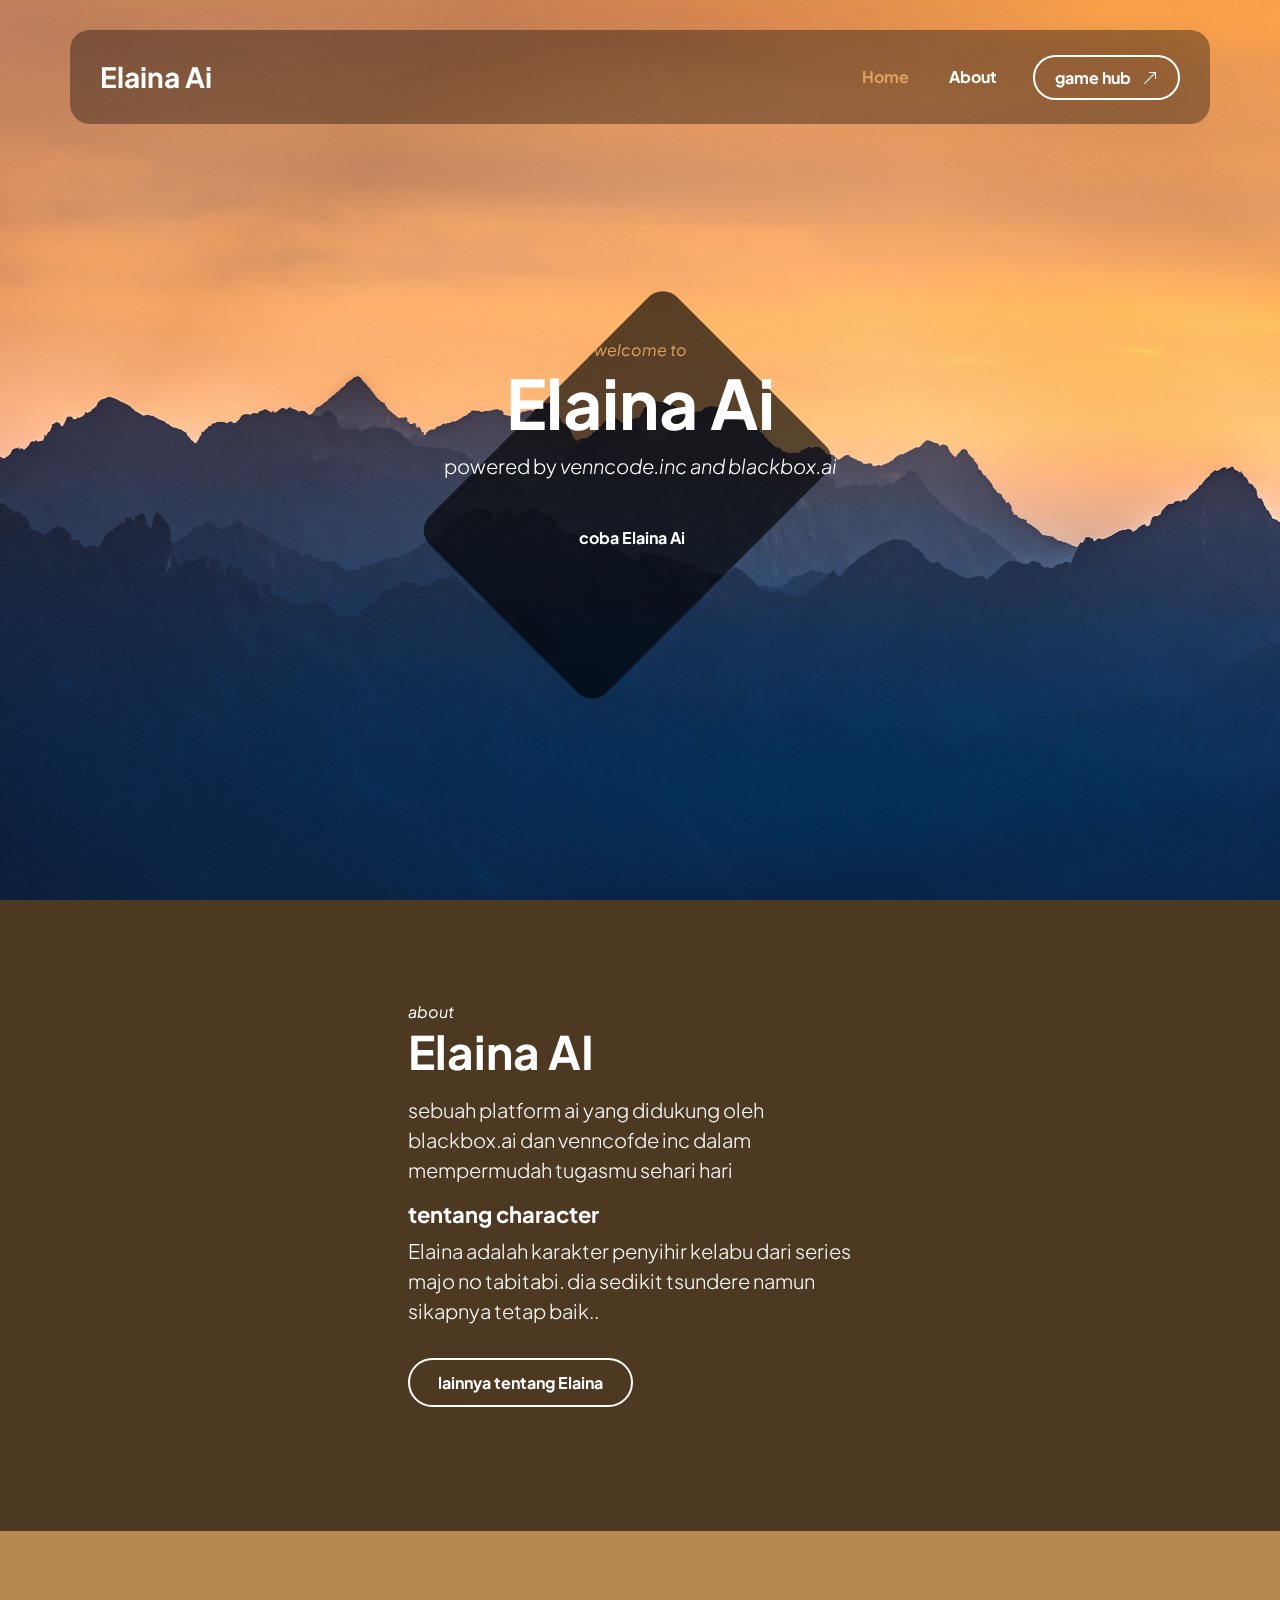
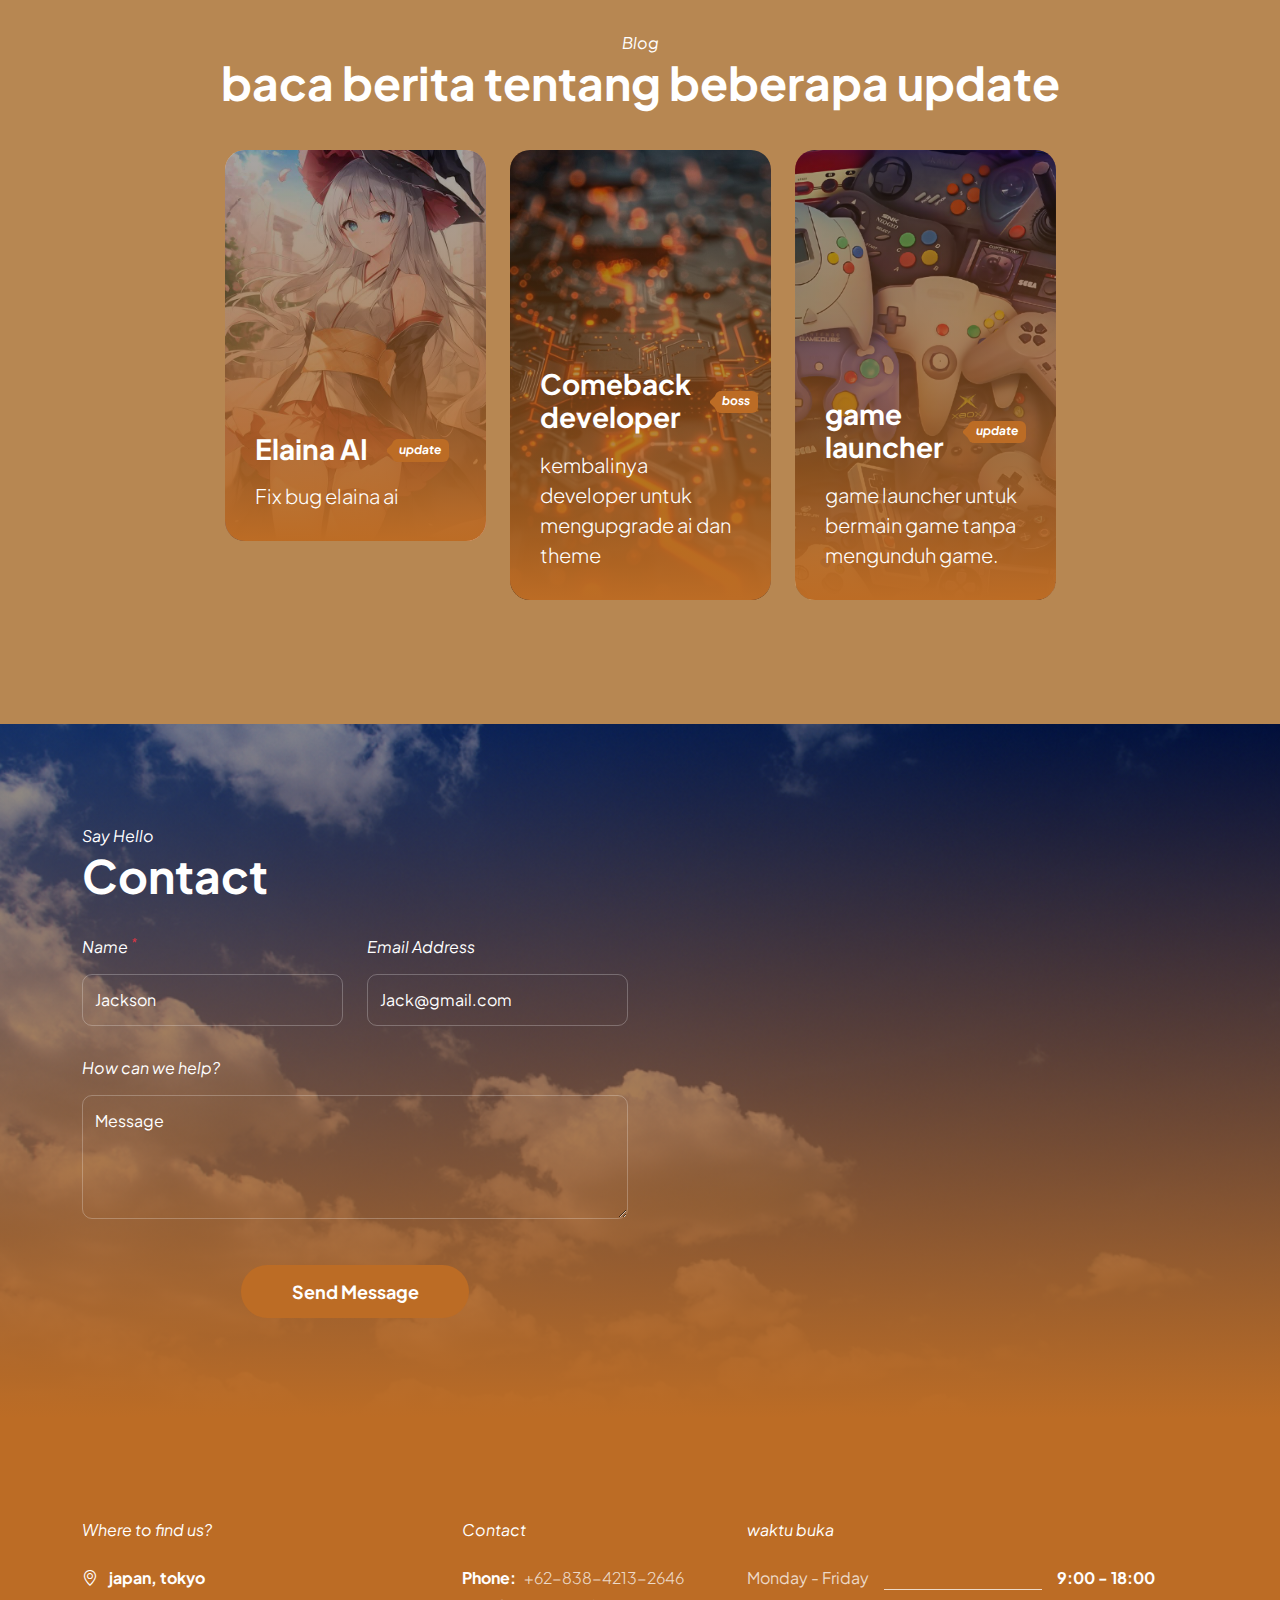
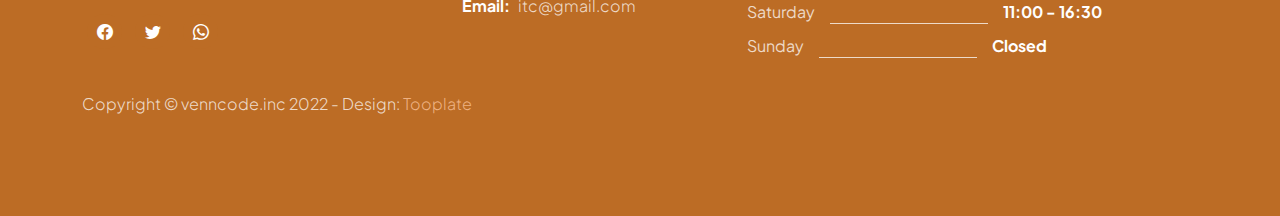
<file: index.html>
<!doctype html>
<html lang="en">
    <head>
        <meta charset="utf-8">
        <meta name="viewport" content="width=device-width, initial-scale=1">

        <meta name="description" content="">
        <meta name="author" content="">

        <title>HOME</title>

        <!-- CSS FILES -->                
        <link rel="preconnect" href="https://fonts.googleapis.com">
        
        <link rel="preconnect" href="https://fonts.gstatic.com" crossorigin>

        <link href="https://fonts.googleapis.com/css2?family=Plus+Jakarta+Sans:ital,wght@0,200;0,400;0,600;0,700;1,200;1,700&display=swap" rel="stylesheet">
            
        <link href="css/bootstrap.min.css" rel="stylesheet">

        <link href="css/bootstrap-icons.css" rel="stylesheet">

        <link href="css/vegas.min.css" rel="stylesheet">

        <link href="css/tooplate-barista.css" rel="stylesheet">
        
<!--

Tooplate 2137 Barista Cafe

https://www.tooplate.com/view/2137-barista-cafe

Bootstrap 5 HTML CSS Template

-->
    </head>
    
    <body>
                
            <main>
                <nav class="navbar navbar-expand-lg">                
                    <div class="container">
                        <a class="navbar-brand d-flex align-items-center" href="index.html">
                            
                            Elaina Ai
                        </a>
        
                        <button class="navbar-toggler" type="button" data-bs-toggle="collapse" data-bs-target="#navbarNav" aria-controls="navbarNav" aria-expanded="false" aria-label="Toggle navigation">
                            <span class="navbar-toggler-icon"></span>
                        </button>
        
                        <div class="collapse navbar-collapse" id="navbarNav">
                            <ul class="navbar-nav ms-lg-auto">
                                <li class="nav-item">
                                    <a class="nav-link click-scroll" href="#section_1">Home</a>
                                </li>
        
                                <li class="nav-item">
                                    <a class="nav-link click-scroll" href="#section_2">About</a>
                                </li>
                            </ul>
                            <div class="ms-lg-3">
                                <a class="btn custom-btn custom-border-btn" href="games.html">
                                    game hub
                                    <i class="bi-arrow-up-right ms-2"></i>
                                </a></div>
                                </a>
                            </div>
                        </div>
                    </div>
                </nav>


                <section class="hero-section d-flex justify-content-center align-items-center" id="section_1">

                    <div class="container">
                        <div class="row align-items-center">

                            <div class="col-lg-6 col-12 mx-auto">
                                <em class="small-text">welcome to</em>
                                
                                <h1>Elaina Ai</h1>

                                <p class="text-white mb-4 pb-lg-2">
                                    powered by <em>venncode.inc and blackbox.ai</em> 
                                </p>

                                <a class="btn custom-btn custom-border-btn smoothscroll me-3" href="https://www.blackbox.ai/agent/Elainaa96TkCip">
                                    coba Elaina Ai
                                </a>
                            </div>

                        </div>
                    </div>

                    <div class="hero-slides"></div>
                </section>


                <section class="about-section section-padding" id="section_2">
                    <div class="section-overlay"></div>
                    <div class="container">

                            <div class="col-lg-5 col-12 mt-4 mt-lg-0 mx-auto">
                                <em class="text-white">about </em>

                                <h2 class="text-white mb-3">Elaina AI</h2>

                                <p class="text-white">sebuah platform ai yang didukung oleh blackbox.ai dan venncofde inc dalam mempermudah tugasmu sehari hari</p>

                                <h6 class="text-white">tentang character</h6>
                                <p class="text-white">Elaina adalah karakter penyihir kelabu dari series majo no tabitabi. dia sedikit tsundere namun sikapnya tetap baik..</p>

                                <a href="https://wandering-witch.fandom.com/wiki/Elaina" class="smoothscroll btn custom-btn custom-border-btn mt-3 mb-4">lainnya tentang Elaina</a>
                            </div>

                        </div>
                    </div>
                </section>


                <section class="barista-section section-padding section-bg" id="barista-team">
                    <div class="container">
                        <div class="row justify-content-center">

                            <div class="col-lg-12 col-12 text-center mb-4 pb-lg-2">
                                <em class="text-white">Blog</em>

                                <h2 class="text-white">baca berita tentang beberapa update</h2>
                            </div>

                            <div class="col-lg-3 col-md-6 col-12 mb-4">
                                <div class="team-block-wrap">
                                    <div class="team-block-info d-flex flex-column">
                                        <div class="d-flex mt-auto mb-3">
                                            <h4 class="text-white mb-0">Elaina AI</h4>

                                            <p class="badge ms-4"><em>update</em></p>
                                        </div>

                                        <p class="text-white mb-0">Fix bug elaina ai</p>
                                    </div>

                                    <div class="team-block-image-wrap">
                                        <img src="images/team/portrait-elegant-old-man-wearing-suit.jpg" class="team-block-image img-fluid" alt="">
                                    </div>
                                </div>
                            </div>

                            <div class="col-lg-3 col-md-6 col-12 mb-4">
                                <div class="team-block-wrap">
                                    <div class="team-block-info d-flex flex-column">
                                        <div class="d-flex mt-auto mb-3">
                                            <h4 class="text-white mb-0">Comeback developer</h4>

                                            <p class="badge ms-4"><em>boss</em></p>
                                        </div>

                                        <p class="text-white mb-0">kembalinya developer untuk mengupgrade ai dan theme</p>
                                    </div>

                                    <div class="team-block-image-wrap">
                                        <img src="images/team/cute-korean-barista-girl-pouring-coffee-prepare-filter-batch-brew-pour-working-cafe.jpg" class="team-block-image img-fluid" alt="">
                                    </div>
                                </div>
                            </div>

                            <div class="col-lg-3 col-md-6 col-12 mb-4">
                                <div class="team-block-wrap">
                                    <div class="team-block-info d-flex flex-column">
                                        <div class="d-flex mt-auto mb-3">
                                            <h4 class="text-white mb-0">game launcher</h4>

                                            <p class="badge ms-4"><em>update</em></p>
                                        </div>

                                        <p class="text-white mb-0">game launcher untuk bermain game tanpa mengunduh game.</p>
                                    </div>

                                    <div class="team-block-image-wrap">
                                        <img src="images/team/small-business-owner-drinking-coffee.jpg" class="team-block-image img-fluid" alt="">
                                    </div>
                                </div>
                            </div>
                        </div>
                    </div>
                </section>

                <section class="contact-section section-padding" id="section_5">
                    <div class="container">
                        <div class="row">   

                            <div class="col-lg-12 col-12">
                                <em class="text-white">Say Hello</em>
                                <h2 class="text-white mb-4 pb-lg-2">Contact</h2>
                            </div>

                            <div class="col-lg-6 col-12">
                                <form action="#" method="post" class="custom-form contact-form" role="form">

                                <div class="row">
                                    
                                    <div class="col-lg-6 col-12">
                                        <label for="name" class="form-label">Name <sup class="text-danger">*</sup></label>

                                        <input type="text" name="name" id="name" class="form-control" placeholder="Jackson" required="">
                                    </div>

                                    <div class="col-lg-6 col-12">
                                        <label for="email" class="form-label">Email Address</label>

                                        <input type="email" name="email" id="email" pattern="[^ @]*@[^ @]*" class="form-control" placeholder="Jack@gmail.com" required="">
                                    </div>

                                    <div class="col-12">
                                        <label for="message" class="form-label">How can we help?</label>

                                        <textarea name="message" rows="4" class="form-control" id="message" placeholder="Message" required=""></textarea>
                                        
                                    </div>
                                </div>

                                <div class="col-lg-5 col-12 mx-auto mt-3">
                                    <button type="submit" class="form-control">Send Message</button>
                                </div>
                            </form>
                            </div>
                        </div>
                    </div>
                </section>


                <footer class="site-footer">
                    <div class="container">
                        <div class="row">

                            <div class="col-lg-4 col-12 me-auto">
                                <em class="text-white d-block mb-4">Where to find us?</em>

                                <strong class="text-white">
                                    <i class="bi-geo-alt me-2"></i>
                                    japan, tokyo
                                </strong>

                                <ul class="social-icon mt-4">
                                    <li class="social-icon-item">
                                        <a href="#" class="social-icon-link bi-facebook">
                                        </a>
                                    </li>
        
                                    <li class="social-icon-item">
                                        <a href="https://x.com/minthu" target="_new" class="social-icon-link bi-twitter">
                                        </a>
                                    </li>

                                    <li class="social-icon-item">
                                        <a href="#" class="social-icon-link bi-whatsapp">
                                        </a>
                                    </li>
                                </ul>
                            </div>

                            <div class="col-lg-3 col-12 mt-4 mb-3 mt-lg-0 mb-lg-0">
                                <em class="text-white d-block mb-4">Contact</em>

                                <p class="d-flex mb-1">
                                    <strong class="me-2">Phone:</strong>
                                    <a href="tel: 6283842132646" class="site-footer-link">
                                        +62-838-4213-2646
                                    </a>
                                </p>

                                <p class="d-flex">
                                    <strong class="me-2">Email:</strong>

                                    <a href="stevenlovelylingga18@gmail.com" class="site-footer-link">
                                        itc@gmail.com
                                    </a>
                                </p>
                            </div>


                            <div class="col-lg-5 col-12">
                                <em class="text-white d-block mb-4">waktu buka</em>

                                <ul class="opening-hours-list">
                                    <li class="d-flex">
                                        Monday - Friday
                                        <span class="underline"></span>

                                        <strong>9:00 - 18:00</strong>
                                    </li>

                                    <li class="d-flex">
                                        Saturday
                                        <span class="underline"></span>

                                        <strong>11:00 - 16:30</strong>
                                    </li>

                                    <li class="d-flex">
                                        Sunday
                                        <span class="underline"></span>

                                        <strong>Closed</strong>
                                    </li>
                                </ul>
                            </div>

                            <div class="col-lg-8 col-12 mt-4">
                                <p class="copyright-text mb-0">Copyright © venncode.inc 2022
                                    - Design: <a rel="sponsored" href="https://www.tooplate.com" target="_blank">Tooplate</a></p>
                            </div>
                    </div>
                </footer>
            </main>

        <!-- JAVASCRIPT FILES -->
        <script src="js/jquery.min.js"></script>
        <script src="js/bootstrap.min.js"></script>
        <script src="js/jquery.sticky.js"></script>
        <script src="js/click-scroll.js"></script>
        <script src="js/vegas.min.js"></script>
        <script src="js/custom.js"></script>

    </body>
</html>
</file>
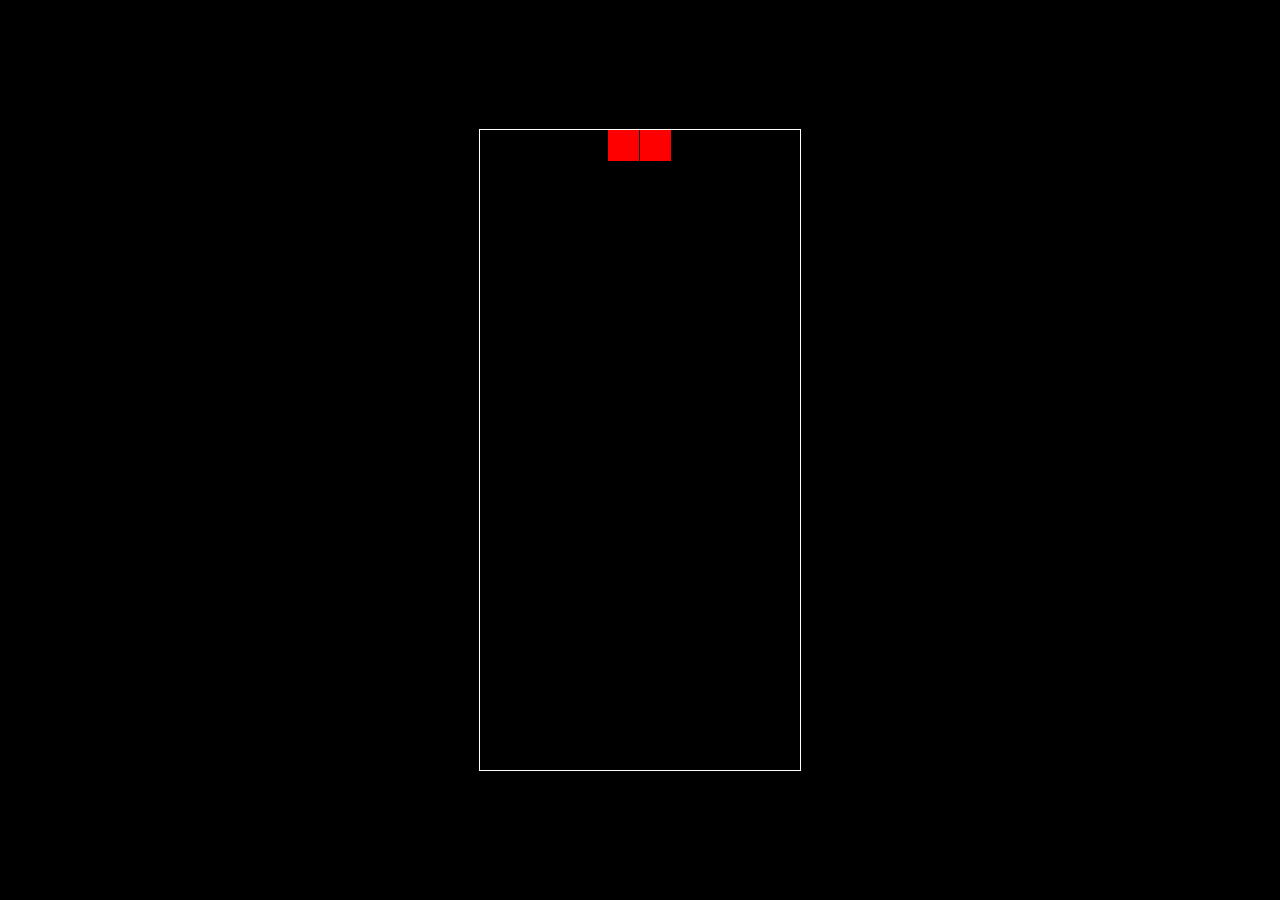
<file: 1.html>
<!DOCTYPE html>
<html>
<head>
  <title>Basic Tetris HTML Game</title>
  <meta charset="UTF-8">
  <style>
  html, body {
    height: 100%;
    margin: 0;
  }

  body {
    background: black;
    display: flex;
    align-items: center;
    justify-content: center;
  }

  canvas {
    border: 1px solid white;
  }
  </style>
</head>
<body>
<canvas width="320" height="640" id="game"></canvas>
<script>
// https://tetris.fandom.com/wiki/Tetris_Guideline

// get a random integer between the range of [min,max]
// @see https://stackoverflow.com/a/1527820/2124254
function getRandomInt(min, max) {
  min = Math.ceil(min);
  max = Math.floor(max);

  return Math.floor(Math.random() * (max - min + 1)) + min;
}

// generate a new tetromino sequence
// @see https://tetris.fandom.com/wiki/Random_Generator
function generateSequence() {
  const sequence = ['I', 'J', 'L', 'O', 'S', 'T', 'Z'];

  while (sequence.length) {
    const rand = getRandomInt(0, sequence.length - 1);
    const name = sequence.splice(rand, 1)[0];
    tetrominoSequence.push(name);
  }
}

// get the next tetromino in the sequence
function getNextTetromino() {
  if (tetrominoSequence.length === 0) {
    generateSequence();
  }

  const name = tetrominoSequence.pop();
  const matrix = tetrominos[name];

  // I and O start centered, all others start in left-middle
  const col = playfield[0].length / 2 - Math.ceil(matrix[0].length / 2);

  // I starts on row 21 (-1), all others start on row 22 (-2)
  const row = name === 'I' ? -1 : -2;

  return {
    name: name,      // name of the piece (L, O, etc.)
    matrix: matrix,  // the current rotation matrix
    row: row,        // current row (starts offscreen)
    col: col         // current col
  };
}

// rotate an NxN matrix 90deg
// @see https://codereview.stackexchange.com/a/186834
function rotate(matrix) {
  const N = matrix.length - 1;
  const result = matrix.map((row, i) =>
    row.map((val, j) => matrix[N - j][i])
  );

  return result;
}

// check to see if the new matrix/row/col is valid
function isValidMove(matrix, cellRow, cellCol) {
  for (let row = 0; row < matrix.length; row++) {
    for (let col = 0; col < matrix[row].length; col++) {
      if (matrix[row][col] && (
          // outside the game bounds
          cellCol + col < 0 ||
          cellCol + col >= playfield[0].length ||
          cellRow + row >= playfield.length ||
          // collides with another piece
          playfield[cellRow + row][cellCol + col])
        ) {
        return false;
      }
    }
  }

  return true;
}

// place the tetromino on the playfield
function placeTetromino() {
  for (let row = 0; row < tetromino.matrix.length; row++) {
    for (let col = 0; col < tetromino.matrix[row].length; col++) {
      if (tetromino.matrix[row][col]) {

        // game over if piece has any part offscreen
        if (tetromino.row + row < 0) {
          return showGameOver();
        }

        playfield[tetromino.row + row][tetromino.col + col] = tetromino.name;
      }
    }
  }

  // check for line clears starting from the bottom and working our way up
  for (let row = playfield.length - 1; row >= 0; ) {
    if (playfield[row].every(cell => !!cell)) {

      // drop every row above this one
      for (let r = row; r >= 0; r--) {
        for (let c = 0; c < playfield[r].length; c++) {
          playfield[r][c] = playfield[r-1][c];
        }
      }
    }
    else {
      row--;
    }
  }

  tetromino = getNextTetromino();
}

// show the game over screen
function showGameOver() {
  cancelAnimationFrame(rAF);
  gameOver = true;

  context.fillStyle = 'black';
  context.globalAlpha = 0.75;
  context.fillRect(0, canvas.height / 2 - 30, canvas.width, 60);

  context.globalAlpha = 1;
  context.fillStyle = 'white';
  context.font = '36px monospace';
  context.textAlign = 'center';
  context.textBaseline = 'middle';
  context.fillText('GAME OVER!', canvas.width / 2, canvas.height / 2);
}

const canvas = document.getElementById('game');
const context = canvas.getContext('2d');
const grid = 32;
const tetrominoSequence = [];

// keep track of what is in every cell of the game using a 2d array
// tetris playfield is 10x20, with a few rows offscreen
const playfield = [];

// populate the empty state
for (let row = -2; row < 20; row++) {
  playfield[row] = [];

  for (let col = 0; col < 10; col++) {
    playfield[row][col] = 0;
  }
}

// how to draw each tetromino
// @see https://tetris.fandom.com/wiki/SRS
const tetrominos = {
  'I': [
    [0,0,0,0],
    [1,1,1,1],
    [0,0,0,0],
    [0,0,0,0]
  ],
  'J': [
    [1,0,0],
    [1,1,1],
    [0,0,0],
  ],
  'L': [
    [0,0,1],
    [1,1,1],
    [0,0,0],
  ],
  'O': [
    [1,1],
    [1,1],
  ],
  'S': [
    [0,1,1],
    [1,1,0],
    [0,0,0],
  ],
  'Z': [
    [1,1,0],
    [0,1,1],
    [0,0,0],
  ],
  'T': [
    [0,1,0],
    [1,1,1],
    [0,0,0],
  ]
};

// color of each tetromino
const colors = {
  'I': 'cyan',
  'O': 'yellow',
  'T': 'purple',
  'S': 'green',
  'Z': 'red',
  'J': 'blue',
  'L': 'orange'
};

let count = 0;
let tetromino = getNextTetromino();
let rAF = null;  // keep track of the animation frame so we can cancel it
let gameOver = false;

// game loop
function loop() {
  rAF = requestAnimationFrame(loop);
  context.clearRect(0,0,canvas.width,canvas.height);

  // draw the playfield
  for (let row = 0; row < 20; row++) {
    for (let col = 0; col < 10; col++) {
      if (playfield[row][col]) {
        const name = playfield[row][col];
        context.fillStyle = colors[name];

        // drawing 1 px smaller than the grid creates a grid effect
        context.fillRect(col * grid, row * grid, grid-1, grid-1);
      }
    }
  }

  // draw the active tetromino
  if (tetromino) {

    // tetromino falls every 35 frames
    if (++count > 35) {
      tetromino.row++;
      count = 0;

      // place piece if it runs into anything
      if (!isValidMove(tetromino.matrix, tetromino.row, tetromino.col)) {
        tetromino.row--;
        placeTetromino();
      }
    }

    context.fillStyle = colors[tetromino.name];

    for (let row = 0; row < tetromino.matrix.length; row++) {
      for (let col = 0; col < tetromino.matrix[row].length; col++) {
        if (tetromino.matrix[row][col]) {

          // drawing 1 px smaller than the grid creates a grid effect
          context.fillRect((tetromino.col + col) * grid, (tetromino.row + row) * grid, grid-1, grid-1);
        }
      }
    }
  }
}

// listen to keyboard events to move the active tetromino
document.addEventListener('keydown', function(e) {
  if (gameOver) return;

  // left and right arrow keys (move)
  if (e.which === 37 || e.which === 39) {
    const col = e.which === 37
      ? tetromino.col - 1
      : tetromino.col + 1;

    if (isValidMove(tetromino.matrix, tetromino.row, col)) {
      tetromino.col = col;
    }
  }

  // up arrow key (rotate)
  if (e.which === 38) {
    const matrix = rotate(tetromino.matrix);
    if (isValidMove(matrix, tetromino.row, tetromino.col)) {
      tetromino.matrix = matrix;
    }
  }

  // down arrow key (drop)
  if(e.which === 40) {
    const row = tetromino.row + 1;

    if (!isValidMove(tetromino.matrix, row, tetromino.col)) {
      tetromino.row = row - 1;

      placeTetromino();
      return;
    }

    tetromino.row = row;
  }
});

// start the game
rAF = requestAnimationFrame(loop);
</script>
</body>
</html>
</file>
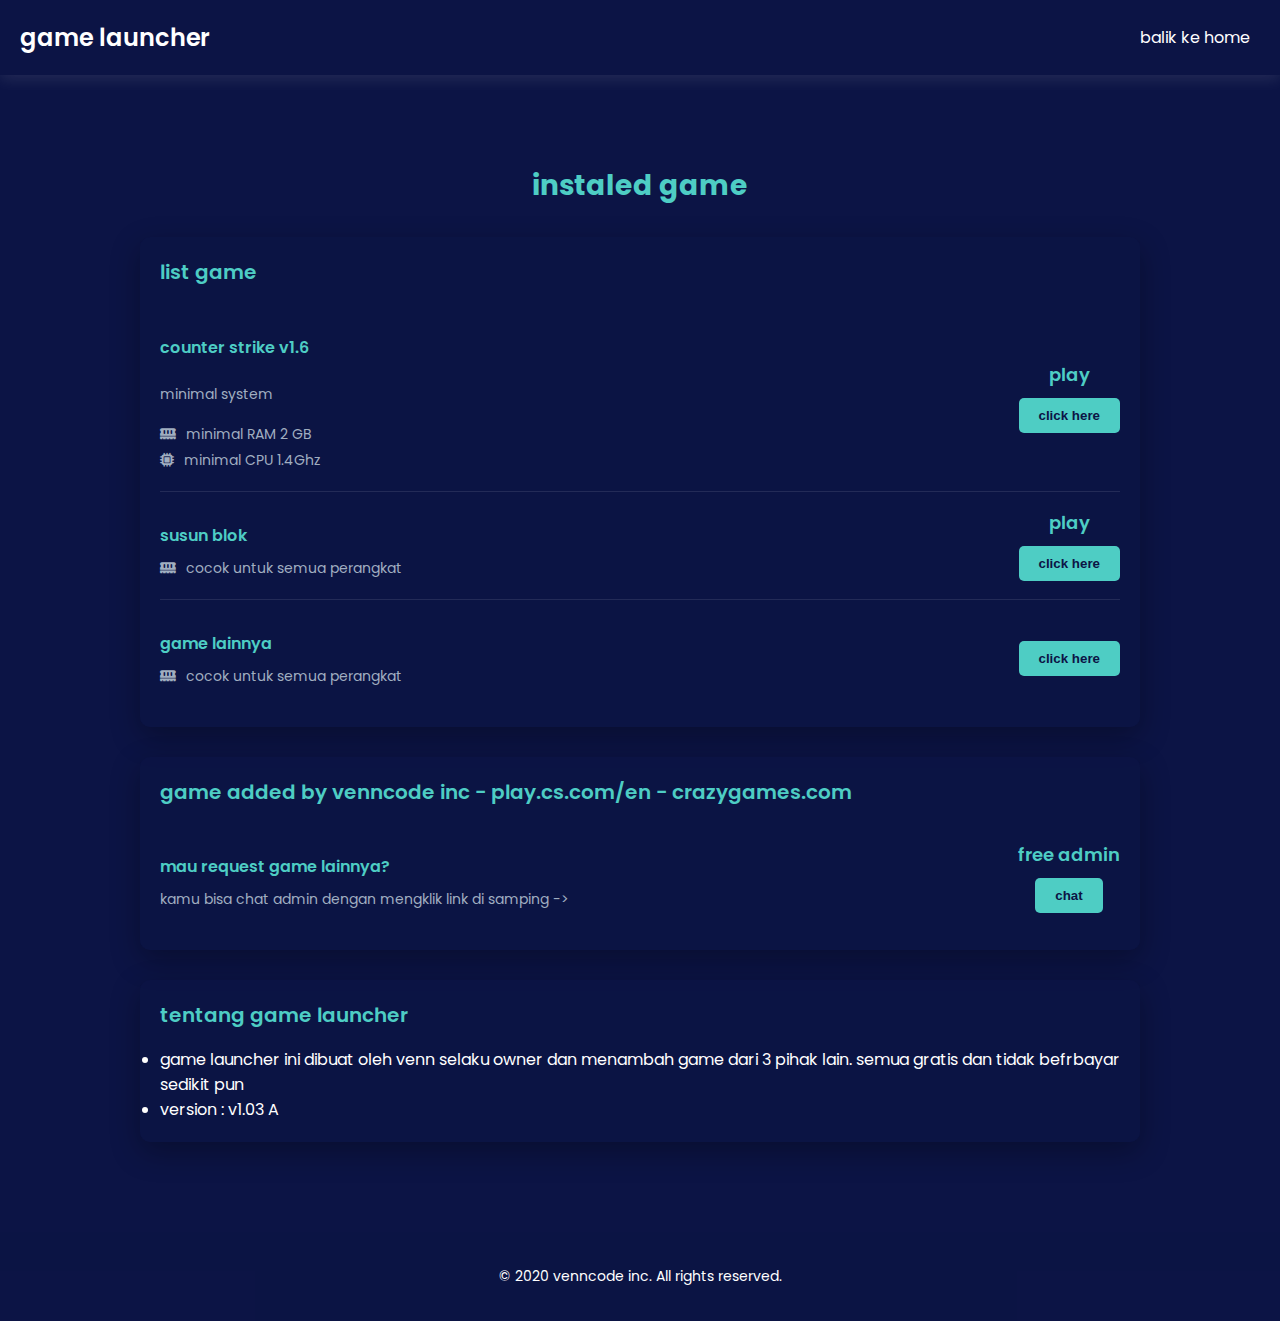
<file: games.html>
<!DOCTYPE html>
<html lang="en">
<head>
    <meta charset="UTF-8">
    <meta name="viewport" content="width=device-width, initial-scale=1.0">
 <meta name="description" content="Kami menjual Panel ptrerodactyl dengan harga yang terjangkau. Dengan berbagai paket yang tersedia, Anda dapat memilih sesuai dengan kebutuhan Anda.">
  <meta name="keywords" content="panel ptrerodactyl, panel hosting, panel ptrerodactyl">
  <meta name="author" content="@flowfalcon">
    <title>Gamees</title>
  <meta property="og:url" content="https://flowfalcon.xyz/panel" />
  <meta property="og:title" content="Panel Ptrerodactyl Murah" />
  <meta property="og:image" content="https://flowfalcon.xyz/img/prof.jpg"/>
      <!-- favicon -->
    <meta name="theme-color" content="#9b55f3">
    <link rel="icon" type="image/png" sizes="16x16" href="panel/icon.png">
    <link rel="icon" type="image/png" sizes="32x32" href="panel/icon.png">
    <link rel="icon" type="image/png" sizes="180x180" href="panel/icon.png">
    <link rel="icon" type="image/png" sizes="192x192" href="panel/icon.png">
    <link rel="icon" type="image/png" sizes="384x384" href="panel/icon.png">
    <style>
        @import url('https://fonts.googleapis.com/css2?family=Poppins:wght@300,400,600&display=swap');
        @import url('https://cdnjs.cloudflare.com/ajax/libs/font-awesome/6.5.0/css/all.min.css');

        body {
            font-family: 'Poppins', sans-serif;
            margin: 0;
            padding: 0;
            background-color: #0C1445;
            color: #FFFFFF;
        }

        header {
            background-color: rgba(12, 20, 69, 0.8);
            padding: 20px;
            box-shadow: 0 4px 15px rgba(255, 255, 255, 0.1);
            display: flex;
            align-items: center;
            justify-content: space-between;
        }

        header h1 {
            margin: 0;
            font-size: 24px;
            font-weight: 600;
            display: flex;
            align-items: center;
        }

        header img {
            width: 40px;
            height: 40px;
            margin-right: 10px;
            border-radius: 50%;
        }

        nav ul {
            list-style-type: none;
            display: flex;
            justify-content: center;
            padding: 0;
            margin: 0;
        }

        nav li {
            margin: 0 10px;
        }

        nav a {
            color: #FFFFFF;
            text-decoration: none;
            font-size: 16px;
            font-weight: 400;
            transition: color 0.3s ease;
        }

        nav a:hover {
            color: #4ECDC4;
        }
.center-text {
    text-align: center;
    margin: 30px 0; /* Tambah jarak atas-bawah */
    font-size: 28px; /* Perbesar ukuran font */
    font-weight: 700; /* Tambah ketebalan font */
    color: #4ECDC4; /* Warna tetap */
}

        main {
            max-width: 1000px;
            margin: 40px auto;
            padding: 20px;
        }

        section {
            background-color: rgba(12, 20, 69, 0.7);
            border-radius: 10px;
            padding: 20px;
            margin-bottom: 30px;
            box-shadow: 0 10px 30px rgba(0, 0, 0, 0.3);
        }

        section h2 {
            font-size: 20px;
            font-weight: 600;
            color: #4ECDC4;
            margin-top: 0;
        }

        .product {
            display: flex;
            align-items: center;
            justify-content: space-between;
            padding: 15px 0;
            border-bottom: 1px solid rgba(255, 255, 255, 0.1);
        }

        .product:last-child {
            border-bottom: none;
        }

        .product-details h3 {
            font-size: 16px;
            font-weight: 600;
            color: #4ECDC4;
            margin-bottom: 10px;
        }

        .product-details ul {
            list-style-type: none;
            padding-left: 0;
            margin: 0;
        }

        .product-details li {
            font-size: 14px;
            color: #A0AEC0;
            margin-bottom: 5px;
            display: flex;
            align-items: center;
        }

        .product-details li i {
            margin-right: 10px;
        }

        .price {
            font-size: 18px;
            font-weight: 600;
            color: #4ECDC4;
            display: flex;
            flex-direction: column;
            align-items: center;
        }

        .order-btn {
            background-color: #4ECDC4;
            color: #0C1445;
            border: none;
            padding: 10px 20px;
            border-radius: 5px;
            font-weight: 600;
            cursor: pointer;
            margin-top: 10px;
            transition: background-color 0.3s ease;
        }

        .order-btn:hover {
            background-color: #3BB4AD;
        }

        footer {
            background-color: rgba(12, 20, 69, 0.7);
            padding: 20px;
            text-align: center;
            font-size: 14px;
        }
    </style>
</head>
<body>
    <header>
        <h1>
            game launcher
        </h1>
        <nav>
            <ul>
                <li><a href="index.html">balik ke home</a></li>
            </ul>
        </nav>
    </header>

    <main>
        <div class="center-text">instaled game</div>
        <section>
    <h2>list game</h2>
        <div class="product">
        <div class="product-details">
            <h3>counter strike v1.6</h3>
            <ul>
                <li><p>minimal system</p></li>
                <li><i class="fas fa-memory"></i>minimal RAM 2 GB</li>
                <li><i class="fas fa-microchip"></i>minimal CPU 1.4Ghz</li>
            </ul>
        </div>
        <div class="price">
            play
            <a href="https://play-cs.com/en/"><button class="order-btn">click here</button></a>
        </div>
    </div>
    <div class="product">
        <div class="product-details">
            <h3>susun blok</h3>
            <ul>
                <li><i class="fas fa-memory"></i>cocok untuk semua perangkat</li>
            </ul>
        </div>
        <div class="price">
            play
            <a href="1.html"><button class="order-btn">click here</button></a>
        </div>
    </div>
    <div class="product">
        <div class="product-details">
            <h3>game lainnya</h3>
            <ul>
                <li><i class="fas fa-memory"></i>cocok untuk semua perangkat</li>
            </ul>
        </div>
        <div class="price">
            <a href="https://www.crazygames.co.id/"><button class="order-btn">click here</button></a>
        </div>
    </div>
</section>
        <section>
    <h2>game added by venncode inc - play.cs.com/en - crazygames.com</h2>
    <div class="product">
        <div class="product-details">
            <h3>mau request game lainnya?</h3>
            <ul>
                <li></i>kamu bisa chat admin dengan mengklik link di samping -></li>
            </ul>
        </div>
        <div class="price">
            free admin
            <a href="https://wa.me/6283842132646"><button class="order-btn">chat</button></a>
        </div>
    </div>
</section>
  <section>
            <h2>tentang game launcher</h2>
            <la>
              <li>game launcher ini dibuat oleh venn selaku owner dan menambah game dari 3 pihak lain. semua gratis dan tidak befrbayar sedikit pun</li>
              <li>version : v1.03 A</li>
            </la>
        </section>
    </main>

    <footer>
        <p>&copy; 2020 venncode inc. All rights reserved.</p>
    </footer>
</body>
</html>
</file>
<file: css/tooplate-barista.css>
/*

Tooplate 2137 Barista

https://www.tooplate.com/view/2137-barista-cafe

*/

/*---------------------------------------
  CUSTOM PROPERTIES ( VARIABLES )             
-----------------------------------------*/
:root {
  --white-color:                  #ffffff;
  --primary-color:                #BC6C25;
  --secondary-color:              #DDA15E;
  --section-bg-color:             #b78752;
  --custom-btn-bg-color:          #BC6C25;
  --custom-btn-bg-hover-color:    #DDA15E;
  --dark-color:                   #000000;
  --p-color:                      #717275;
  --border-color:                 #7fffd4;
  --link-hover-color:             #E76F51;

  --body-font-family:             'Plus Jakarta Sans', sans-serif;

  --h1-font-size:                 68px;
  --h2-font-size:                 46px;
  --h3-font-size:                 32px;
  --h4-font-size:                 28px;
  --h5-font-size:                 24px;
  --h6-font-size:                 22px;
  --p-font-size:                  20px;
  --btn-font-size:                16px;
  --form-btn-font-size:           18px;
  --menu-font-size:               16px;

  --border-radius-large:          100px;
  --border-radius-medium:         20px;
  --border-radius-small:          10px;

  --font-weight-thin:             200;
  --font-weight-light:            300;
  --font-weight-normal:           400;
  --font-weight-bold:             700;
}

body {
  background-color: var(--white-color);
  font-family: var(--body-font-family); 
}


/*---------------------------------------
  TYPOGRAPHY               
-----------------------------------------*/

h2,
h3,
h4,
h5,
h6 {
  color: var(--dark-color);
}

h1,
h2,
h3,
h4,
h5,
h6 {
  font-weight: var(--font-weight-bold);
}

h1 {
  font-size: var(--h1-font-size);
}

h2 {
  font-size: var(--h2-font-size);
}

h3 {
  font-size: var(--h3-font-size);
}

h4 {
  font-size: var(--h4-font-size);
}

h5 {
  font-size: var(--h5-font-size);
}

h6 {
  font-size: var(--h6-font-size);
}

p {
  color: var(--p-color);
  font-size: var(--p-font-size);
  font-weight: var(--font-weight-light);
}

ul li {
  color: var(--p-color);
  font-size: var(--p-font-size);
  font-weight: var(--font-weight-light);
}

a, 
button {
  touch-action: manipulation;
  transition: all 0.3s;
}

a {
  display: inline-block;
  color: var(--primary-color);
  text-decoration: none;
}

a:hover {
  color: var(--link-hover-color);
}

b,
strong {
  font-weight: var(--font-weight-bold);
}


/*---------------------------------------
  SECTION               
-----------------------------------------*/
.section-padding {
  padding-top: 100px;
  padding-bottom: 100px;
}

.section-bg {
  background-color: var(--section-bg-color);
}

.section-overlay {
  background-color: var(--dark-color);
  position: absolute;
  z-index: 9;
  top: 0;
  left: 0;
  pointer-events: none;
  width: 100%;
  height: 100%;
  opacity: 0.65;
}

.section-overlay + .container {
  position: relative;
  z-index: 22;
}

.back-top-icon {
  font-size: var(--h2-font-size);
}


/*---------------------------------------
  TIMELINE               
-----------------------------------------*/
.timeline {
  position: relative;
  max-width: 1200px;
  margin: 0 auto;
}

.timeline::after {
  content: '';
  position: absolute;
  width: 5px;
  background-color: var(--white-color);
  top: 0;
  bottom: 0;
  left: 50%;
  margin-left: -3px;
}

.timeline-container {
  padding: 10px 40px;
  padding-top: 0;
  position: relative;
  background-color: inherit;
  width: 50%;
}

.timeline-container::after {
  content: '';
  position: absolute;
  width: 25px;
  height: 25px;
  right: -12px;
  background-color: var(--white-color);
  border: 5px solid #7c5c52;
  top: 15px;
  border-radius: 50%;
  z-index: 1;
}

.timeline-container-left {
  left: 0;
}

.timeline-container-right {
  left: 50%;
}

.timeline-container-left::before {
  content: " ";
  height: 0;
  position: absolute;
  top: 9px;
  width: 0;
  z-index: 1;
  right: 25px;
  border: medium solid white;
  border-width: 20px 0 20px 20px;
  border-color: transparent transparent transparent white;
}

.timeline-container-right::before {
  content: " ";
  height: 0;
  position: absolute;
  top: 9px;
  width: 0;
  z-index: 1;
  left: 25px;
  border: medium solid white;
  border-width: 20px 20px 20px 0;
  border-color: transparent white transparent transparent;
}

.timeline-container-right::after {
  left: -13px;
}

.timeline-content {
  padding: 5px;
  background-color: var(--white-color);
  position: relative;
  border-radius: var(--border-radius-medium);
}

@media screen and (max-width: 991px) {
  .timeline::after {
    left: 31px;
  }

  .timeline-container {
    width: 100%;
    padding-left: 70px;
    padding-right: 25px;
  }

  .timeline-container::before {
    left: 58px;
    border: medium solid white;
    border-width: 20px 20px 20px 0;
    border-color: transparent white transparent transparent;
  }

  .timeline-container-left::after, .timeline-container-right::after {
    left: 6px;
  }

  .timeline-container-right {
    left: 0%;
  }
}


/*---------------------------------------
  CUSTOM BUTTON               
-----------------------------------------*/
.custom-btn {
  background: var(--custom-btn-bg-color);
  border: 2px solid transparent;
  border-radius: var(--border-radius-large);
  color: var(--white-color);
  font-size: var(--btn-font-size);
  font-weight: var(--font-weight-bold);
  line-height: normal;
  transition: all 0.3s;
  padding: 12px 28px;
}

.custom-btn:hover {
  background: var(--custom-btn-bg-hover-color);
  color: var(--white-color);
}

.custom-border-btn {
  background: transparent;
  border: 2px solid var(--white-color);
  color: var(--white-color);
}

.custom-border-btn:hover {
  background: var(--white-color);
  color: var(--secondary-color);
}

.custom-btn-bg-white {
  border-color: var(--white-color);
  color: var(--white-color);
}

.custom-btn-italic {
  font-style: italic;
}


/*---------------------------------------
  NAVIGATION BAR & OFFCANVAS              
-----------------------------------------*/
.sticky-wrapper {
  position: absolute;
  z-index: 999999;
  top: 0;
  right: 0;
  left: 0;
}

.sticky-wrapper.is-sticky .container {
  background: rgba(0, 0, 0, 0.65);
  border-radius: var(--border-radius-medium);
  padding: 15px 30px;
}

.navbar {
  background: transparent;
  z-index: 999999;
  padding-top: 30px;
  padding-bottom: 30px;
}

.navbar .container {
  background: rgba(0, 0, 0, 0.35);
  border-radius: var(--border-radius-medium);
  padding: 15px 30px;
}

.navbar-brand,
.navbar-brand:hover {
  font-size: var(--h4-font-size);
  font-weight: var(--font-weight-bold);
  display: block;
  color: var(--white-color);
}

.navbar .navbar-brand-image {
  filter: brightness(0) invert(1);
}

.navbar-brand-image {
  width: 48px;
  height: auto;
  margin-right: 10px;
}

.navbar .custom-btn {
  padding: 10px 20px;
}

.navbar-expand-lg .navbar-nav .nav-link {
  border-radius: var(--border-radius-large);
  margin: 10px;
  padding: 10px;
}

.navbar-nav .nav-link {
  display: inline-block;
  color: var(--white-color);
  font-size: var(--menu-font-size);
  font-weight: var(--font-weight-bold);
  padding-top: 15px;
  padding-bottom: 15px;
}

.navbar-nav .nav-link.active, 
.navbar-nav .nav-link:hover {
  color: var(--secondary-color);
}

.navbar .dropdown-menu {
  background: var(--white-color);
  box-shadow: 0 1rem 3rem rgba(0,0,0,.175);
  border: 0;
  display: inherit;
  opacity: 0;
  min-width: 9rem;
  margin-top: 20px;
  padding: 13px 0 10px 0;
  transition: all 0.3s;
  pointer-events: none;
}

.navbar .dropdown-menu::before {
  content: "";
  width: 0;
  height: 0;
  border-left: 20px solid transparent;
  border-right: 20px solid transparent;
  border-bottom: 15px solid var(--white-color);
  position: absolute;
  top: -10px;
  left: 10px;
}

.navbar .dropdown-item {
  display: inline-block;
  color: var(--p-color);
  font-size: var(--menu-font-size);
  font-weight: var(--font-weight-medium);
  position: relative;
}

.navbar .dropdown-item.active, 
.navbar .dropdown-item:active,
.navbar .dropdown-item:focus, 
.navbar .dropdown-item:hover {
  background: transparent;
  color: var(--link-hover-color);
}

.navbar .dropdown-toggle::after {
  content: "\f282";
  display: inline-block;
  font-family: bootstrap-icons !important;
  font-size: var(--menu-font-size);
  font-style: normal;
  font-weight: normal !important;
  font-variant: normal;
  text-transform: none;
  line-height: 1;
  vertical-align: -.125em;
  -webkit-font-smoothing: antialiased;
  -moz-osx-font-smoothing: grayscale;
  position: relative;
  left: 2px;
  border: 0;
}

@media screen and (min-width: 992px) {
  .navbar .dropdown:hover .dropdown-menu {
    opacity: 1;
    margin-top: 0;
    pointer-events: auto;
  }
}

.navbar-toggler {
  border: 0;
  padding: 0;
  cursor: pointer;
  margin: 0;
  width: 30px;
  height: 35px;
  outline: none;
}

.navbar-toggler:focus {
  outline: none;
  box-shadow: none;
}

.navbar-toggler[aria-expanded="true"] .navbar-toggler-icon {
  background: transparent;
}

.navbar-toggler[aria-expanded="true"] .navbar-toggler-icon:before,
.navbar-toggler[aria-expanded="true"] .navbar-toggler-icon:after {
  transition: top 300ms 50ms ease, -webkit-transform 300ms 350ms ease;
  transition: top 300ms 50ms ease, transform 300ms 350ms ease;
  transition: top 300ms 50ms ease, transform 300ms 350ms ease, -webkit-transform 300ms 350ms ease;
  top: 0;
}

.navbar-toggler[aria-expanded="true"] .navbar-toggler-icon:before {
  transform: rotate(45deg);
}

.navbar-toggler[aria-expanded="true"] .navbar-toggler-icon:after {
  transform: rotate(-45deg);
}

.navbar-toggler .navbar-toggler-icon {
  background: var(--white-color);
  transition: background 10ms 300ms ease;
  display: block;
  width: 30px;
  height: 2px;
  position: relative;
}

.navbar-toggler .navbar-toggler-icon:before,
.navbar-toggler .navbar-toggler-icon:after {
  transition: top 300ms 350ms ease, -webkit-transform 300ms 50ms ease;
  transition: top 300ms 350ms ease, transform 300ms 50ms ease;
  transition: top 300ms 350ms ease, transform 300ms 50ms ease, -webkit-transform 300ms 50ms ease;
  position: absolute;
  right: 0;
  left: 0;
  background: var(--white-color);
  width: 30px;
  height: 2px;
  content: '';
}

.navbar-toggler .navbar-toggler-icon::before {
  top: -8px;
}

.navbar-toggler .navbar-toggler-icon::after {
  top: 8px;
}


/*---------------------------------------
  HERO        
-----------------------------------------*/
.hero-section {
  background-color: var(--dark-color);
  position: relative;
  overflow: hidden;
  min-height: 620px;
  text-align: center;
}

.hero-section::after {
  background-color: rgba(0, 0, 0, 0.65);
  border-radius: var(--border-radius-medium);
  content: "";
  position: absolute;
  top: 55%;
  left: 50%;
  transform: translate(-55%, -50%) rotate(45deg);
  width: 250px;
  height: 350px;
  pointer-events: none;
}

@media screen and (min-width: 991px) {
  .hero-section {
    height: 100vh;
  }
}

.hero-section h1 {
  color: var(--white-color);
}

.small-text {
  color: var(--secondary-color);
}

.hero-section .custom-border-btn {
  border-color: transparent;
}

.hero-section .container {
  position: relative;
  z-index: 9;
}

.hero-slides {
  width: 100%;
  height: 100%;
  position: absolute !important;
}

.opening-hours-list {
  margin: 0;
  padding: 0;
}

.opening-hours-list li {
  color: rgba(255, 255, 255, 0.75);
  font-size: var(--btn-font-size);
  font-weight: var(--font-weight-normal);
  margin-bottom: 10px;
}

.opening-hours-list li .underline {
  background-color: rgba(255, 255, 255, 0.75);
  width: 35%;
  height: 1px;
  margin: auto 15px 0 15px;
}


/*---------------------------------------
  ABOUT              
-----------------------------------------*/
.about-section {
  background-color: var(--secondary-color);
  position: relative;
}

.about-section .ratio {
  border-radius: var(--border-radius-medium);
}

.custom-video {
  border-radius: var(--border-radius-medium);
  width: 100%;
  height: 100%;
  object-fit: cover;
}

.about-image-wrap {
  border-radius: var(--border-radius-medium);
  position: relative;
  overflow: hidden;
}

.about-video-info {
  background-image: linear-gradient(to bottom, rgba(0, 0, 0, 0.35), rgba(188, 108, 37, 1));
  border-radius: var(--border-radius-medium);
  bottom: 0;
  height: auto;
  padding: 40px;
}

.about-video-info h4 {
  color: var(--white-color);
}

.about-section h6 {
  color: var(--secondary-color);
}

.team-block-wrap {
  background-color: var(--secondary-color);
  border-radius: var(--border-radius-medium);
  position: relative;
  overflow: hidden;
  max-height: 450px;
  cursor: pointer;
}

.team-block-wrap:hover .team-block-image {
  transform: scale(1.2);
}

.team-block-image-wrap {
  width: 100%;
}

.team-block-image {
  display: block;
  object-fit: cover;
  width: 100%;
  height: 100%;
  transition: all 0.3s;
}

.team-block-info {
  background-image: linear-gradient(to bottom, rgba(0, 0, 0, 0.35), rgba(188, 108, 37, 1));
  position: absolute;
  z-index: 2;
  top: 0;
  right: 0;
  bottom: 0;
  left: 0;
  padding: 30px;
}

.team-block-info .badge {
  margin: auto;
  top: 2px;
  bottom: 0;
}


/*---------------------------------------
  OUR MENU              
-----------------------------------------*/
.menu-section {
  background-image: url('../images/happy-waitress-giving-coffee-customers-while-serving-them-coffee-shop.jpg');
  background-repeat: no-repeat;
  background-size: cover;
}

.menu-block-wrap {
  background: rgba(0, 0, 0, 0.65);
  border-radius: var(--border-radius-medium);
  padding: 45px;
}

.menu-block .border-top {
  border-top-color: rgba(255, 255, 255, 0.35) !important;
}

.menu-block h6 {
  color: var(--white-color);
}

.menu-block small {
  color: rgba(255, 255, 255, 0.35);
}

.menu-block strong {
  color: var(--secondary-color);
}

.menu-block-image {
  border-radius: 100%;
  width: 350px;
  height: 350px;
  object-fit: cover;
  display: block;
  margin: auto;
  cursor: pointer;
}

.badge {
  background-color: var(--primary-color);
  font-size: 12px;
  position: relative;
  bottom: 4px;
  padding-bottom: 6px;
}

.badge::before {
  content: "";
  position: absolute;
  top: 0;
  bottom: 0;
  left: -5px;
  border-top: 10px solid transparent;
  border-bottom: 10px solid transparent;
  border-right: 10px solid var(--primary-color);
}


/*---------------------------------------
  REVIEWS              
-----------------------------------------*/
.reviews-section {
  background-color: #7c5c52;
}

.reviews-block {
  background-color: var(--section-bg-color);
  border-radius: var(--border-radius-medium);
  position: relative;
  overflow: hidden;
}

.reviews-block .border-top {
  border-top-color: rgba(255, 255, 255, 0.35) !important;
}

.reviews-block-image-wrap {
  background-image: url('../images/mid-section-waitress-wiping-espresso-machine-with-napkin-cafa-c.jpg');
  background-repeat: no-repeat;
  background-size: cover;
  background-position: center;
  padding: 30px;
}

.reviews-block-image {
  border-radius: var(--border-radius-large);
  width: 65px;
  height: 65px;
  object-fit: cover;
  margin-right: 10px;
}

.reviews-block-info {
  padding: 20px 30px;
}

.reviews-block-info p {
  font-size: var(--btn-font-size);
  font-style: italic;
  color: rgba(255, 255, 255, 0.75);
}

.reviews-group i {
  color: var(--white-color);
}


/*---------------------------------------
  BOOKING SECTION              
-----------------------------------------*/
.booking-section {
  background-image: url('../images/young-female-barista-wear-face-mask-serving-take-away-hot-coffee-paper-cup-consumer-cafe.jpg');
  background-repeat: no-repeat;
  background-position: center;
  background-size: cover;
  position: relative;
}

.booking-form-wrap {
  background-color: rgba(0, 0, 0, 0.65);
  border-radius: var(--border-radius-medium);
  position: relative;
  overflow: hidden;
  margin-top: 100px;
}

.booking-form {
  padding: 55px 65px;
}

.booking-form-image-wrap {
  position: relative;
  height: 100%;
}

.booking-form-image {
  width: 100%;
  height: 100%;
  object-fit: cover;
}

.booking-form-text span {
  color: var(--white-color);
  font-size: var(--btn-font-size);
}

.reservation-page .custom-border-btn {
  border-color: var(--secondary-color);
  color: var(--secondary-color);
}

.reservation-page .custom-border-btn:hover {
  border-color: transparent;
}


/*---------------------------------------
  CONTACT               
-----------------------------------------*/
.contact-section {
  background-image: linear-gradient(to bottom, rgba(0, 0, 0, 0.45), rgba(188, 108, 37, 1)), url('../images/young-female-barista-wear-face-mask-serving-take-away-hot-coffee-paper-cup-consumer-cafe.jpg');
  background-repeat: no-repeat;
  background-position: center;
  background-size: cover;
}

.google-map {
  border-radius: var(--border-radius-medium);
  filter: grayscale(100);
}

.contact-block-wrap {
  background: var(--primary-color);
  border-radius: var(--border-radius-medium);
  padding: 0;
  min-height: 200px;
}

.contact-block {
  background: var(--secondary-color);
  border-radius: var(--border-radius-medium);
  transform: rotate(8deg);
  height: 100%;
  padding: 20px 40px;
}

.contact-block h6 {
  transform: rotate(-8deg);
}

.contact-block .custom-icon {
  background: var(--primary-color);
  border-radius: var(--border-radius-large);
  display: block;
  width: 50px;
  height: 50px;
  line-height: 50px;
  text-align: center;
  position: relative;
}

.contact-block strong {
  display: block;
  color: var(--white-color);
  text-transform: uppercase;
  margin-top: 20px;
  margin-bottom: 10px;
}


/*---------------------------------------
  CUSTOM FORM               
-----------------------------------------*/
.custom-form .form-control {
  color: var(--p-color);
  border-radius: var(--border-radius-small);
  margin-bottom: 30px;
  padding-top: 13px;
  padding-bottom: 13px;
  box-shadow: none;
  outline: none;
  transition: all 0.3s;
}

.custom-form .form-control:hover,
.custom-form .form-control:focus {
  background: var(--primary-color);
  border-color: transparent;
}

.custom-form .form-label {
  color: var(--white-color);
  font-style: italic;
  margin-bottom: 15px;
}

.custom-form button[type="submit"] {
  background: var(--custom-btn-bg-color);
  border: none;
  border-radius: var(--border-radius-large);
  color: var(--white-color);
  font-size: var(--form-btn-font-size);
  font-weight: var(--font-weight-bold);
  transition: all 0.3s;
  margin-bottom: 0;
}

.custom-form button[type="submit"]:hover,
.custom-form button[type="submit"]:focus {
  background: var(--white-color);
  border-color: transparent;
  color: var(--primary-color);
}

.contact-form .form-control,
.booking-form .form-control {
  background-color: transparent;
  border-color: rgba(255, 255, 255, 0.25);
}

.booking-form .form-control {
  color: var(--white-color);
}

.custom-form input::-webkit-input-placeholder,
.custom-form textarea::-webkit-input-placeholder {
   color: var(--white-color);
}

.booking-form input:-moz-placeholder,
.booking-form textarea:-moz-placeholder {
  color: var(--white-color);
}


/*---------------------------------------
  SITE FOOTER              
-----------------------------------------*/
.site-footer {
  background-color: var(--primary-color);
  padding-top: 100px;
  padding-bottom: 100px;
}

.site-footer strong {
  color: var(--white-color);
}

.site-footer p,
.site-footer-link {
  color: rgba(255, 255, 255, 0.75);
  font-size: var(--btn-font-size);
}

.site-footer-link {
  color: rgba(255, 255, 255, 0.75);
  font-size: var(--btn-font-size);
  transition: all 0.3s;
}

.site-footer-link:hover {
  color: rgba(255, 255, 255, 0.75);
  text-decoration: underline;
}

.copyright-text {
  color: rgba(255, 255, 255, 0.75);
  font-size: var(--menu-font-size);
}

.copyright-text a {
	color: rgba(255, 200, 160, 0.75);
}


/*---------------------------------------
  SOCIAL ICON               
-----------------------------------------*/
.social-icon {
  margin: 0;
  padding: 0;
}

.social-icon-item {
  list-style: none;
  display: inline-block;
  vertical-align: top;
}

.social-icon-link {
  background: var(--primary-color);
  border-radius: var(--border-radius-large);
  color: var(--white-color);
  font-size: var(--menu-font-size);
  display: block;
  margin: 0 5px;
  text-align: center;
  width: 35px;
  height: 35px;
  line-height: 35px;
  transition: background 0.2s, color 0.2s;
}

.social-icon-link:hover {
  background: var(--white-color);
  color: var(--primary-color);
}

.social-icon-link span {
  display: block;
}


/*---------------------------------------
  RESPONSIVE STYLES               
-----------------------------------------*/
@media screen and (max-width: 1200px) {
  h1 {
    font-size: 62px;
  }
}

@media screen and (max-width: 991px) {
  h1 {
    font-size: 54px;
  }

  h2 {
    font-size: 36px;
  }

  h3 {
    font-size: 32px;
  }

  h4 {
    font-size: 28px;
  }

  h5 {
    font-size: 20px;
  }

  h6 {
    font-size: 18px;
  }

  .section-padding {
    padding-top: 50px;
    padding-bottom: 50px;
  }

  .hero-section {
    padding-top: 148px;
    padding-bottom: 100px;
  }

  .navbar-brand,
  .navbar-brand:hover {
    font-size: var(--h5-font-size);
  }

  .navbar-expand-lg .navbar-nav {
    padding-bottom: 20px;
  }

  .navbar-expand-lg .navbar-nav .nav-link {
    padding: 0;
    margin-bottom: 0;
  }

  .navbar .custom-btn {
    margin-bottom: 10px;
  }

  .booking-form {
    padding: 45px;
  }

  .contact-section .container {
    width: auto;
    margin-right: 10px;
    margin-left: 10px;
    padding: 35px;
  }

  .site-footer {
    padding-top: 50px;
    padding-bottom: 50px;
  }
}

@media screen and (max-width: 767px) {
  .custom-btn {
    font-size: 14px;
    padding: 12px 20px;
  }

  .menu-block-wrap,
  .reviews-block-image-wrap,
  .reviews-block-info {
    padding: 20px;
  }
}


@media screen and (max-width: 578px) {
  .navbar .container,
  .sticky-wrapper.is-sticky .container {
    margin-right: 10px;
    margin-left: 10px;
  }
}


@media screen and (max-width: 480px) {
  h1 {
    font-size: 38px;
  }

  h2 {
    font-size: 28px;
  }

  h3 {
    font-size: 26px;
  }

  h4 {
    font-size: 22px;
  }

  h5 {
    font-size: 20px;
  }

  .hero-section::after {
    width: 200px;
    height: 200px;
  }

  .booking-form {
    padding: 35px;
  }

  .opening-hours-list li {
    font-size: 12px;
  }

  .reviews-block-image-wrap {
    flex-direction: column;
  }

  .reviews-block-image {
    margin-bottom: 15px;
  }

  .timeline-container {
    padding-left: 55px;
  }

  .timeline-container::before {
    left: 44px;
    border: medium solid white;
    border-width: 15px 15px 15px 0;
    border-color: transparent white transparent transparent;
  }

  .timeline-container-left::before,
  .timeline-container-right::before {
    top: 13px;
  }
}
</file>
<file: css/vegas.min.css>
.vegas-content-scrollable,.vegas-overlay,.vegas-slide,.vegas-slide-inner,.vegas-timer{position:absolute;top:0;left:0;bottom:0;right:0;overflow:hidden;border:none;padding:0;margin:0}.vegas-content-scrollable{position:relative;height:100%;overflow:auto}.vegas-overlay{opacity:.5;background:url(./overlays/02.png) center center}.vegas-timer{top:auto;bottom:0;height:2px}.vegas-timer-progress{width:0%;height:100%;background:#fff;transition:width ease-out}.vegas-timer-running .vegas-timer-progress{width:100%}.vegas-slide,.vegas-slide-inner{margin:0;padding:0;background:center center no-repeat;transform:translateZ(0);will-change:transform,opacity}body .vegas-container{overflow:hidden!important;position:relative}.vegas-video{min-width:100%;min-height:100%;width:auto;height:auto}body.vegas-container{overflow:auto;position:static;z-index:-2}body.vegas-container>.vegas-overlay,body.vegas-container>.vegas-slide,body.vegas-container>.vegas-timer{position:fixed;z-index:-1}.vegas-transition-blur,.vegas-transition-blur2{opacity:0;filter:blur(32px) brightness(1.01)}.vegas-transition-blur-in,.vegas-transition-blur2-in{opacity:1;filter:blur(0) brightness(1.01)}.vegas-transition-blur2-out{opacity:0}.vegas-transition-burn,.vegas-transition-burn2{opacity:0;filter:contrast(1000%) saturate(1000%)}.vegas-transition-burn-in,.vegas-transition-burn2-in{opacity:1;filter:contrast(100%) saturate(100%)}.vegas-transition-burn2-out{opacity:0;filter:contrast(1000%) saturate(1000%)}.vegas-transition-fade,.vegas-transition-fade2{opacity:0}.vegas-transition-fade-in,.vegas-transition-fade2-in{opacity:1}.vegas-transition-fade2-out{opacity:0}.vegas-transition-flash,.vegas-transition-flash2{opacity:0;filter:brightness(25)}.vegas-transition-flash-in,.vegas-transition-flash2-in{opacity:1;filter:brightness(1)}.vegas-transition-flash2-out{opacity:0;filter:brightness(25)}.vegas-transition-negative,.vegas-transition-negative2{opacity:0;filter:invert(100%)}.vegas-transition-negative-in,.vegas-transition-negative2-in{opacity:1;filter:invert(0)}.vegas-transition-negative2-out{opacity:0;filter:invert(100%)}.vegas-transition-slideDown,.vegas-transition-slideDown2{transform:translateY(-100%)}.vegas-transition-slideDown-in,.vegas-transition-slideDown2-in{transform:translateY(0)}.vegas-transition-slideDown2-out{transform:translateY(100%)}.vegas-transition-slideLeft,.vegas-transition-slideLeft2{transform:translateX(100%)}.vegas-transition-slideLeft-in,.vegas-transition-slideLeft2-in{transform:translateX(0)}.vegas-transition-slideLeft2-out,.vegas-transition-slideRight,.vegas-transition-slideRight2{transform:translateX(-100%)}.vegas-transition-slideRight-in,.vegas-transition-slideRight2-in{transform:translateX(0)}.vegas-transition-slideRight2-out{transform:translateX(100%)}.vegas-transition-slideUp,.vegas-transition-slideUp2{transform:translateY(100%)}.vegas-transition-slideUp-in,.vegas-transition-slideUp2-in{transform:translateY(0)}.vegas-transition-slideUp2-out{transform:translateY(-100%)}.vegas-transition-swirlLeft,.vegas-transition-swirlLeft2{transform:scale(2) rotate(35deg);opacity:0}.vegas-transition-swirlLeft-in,.vegas-transition-swirlLeft2-in{transform:scale(1) rotate(0);opacity:1}.vegas-transition-swirlLeft2-out,.vegas-transition-swirlRight,.vegas-transition-swirlRight2{transform:scale(2) rotate(-35deg);opacity:0}.vegas-transition-swirlRight-in,.vegas-transition-swirlRight2-in{transform:scale(1) rotate(0);opacity:1}.vegas-transition-swirlRight2-out{transform:scale(2) rotate(35deg);opacity:0}.vegas-transition-zoomIn,.vegas-transition-zoomIn2{transform:scale(0);opacity:0}.vegas-transition-zoomIn-in,.vegas-transition-zoomIn2-in{transform:scale(1);opacity:1}.vegas-transition-zoomIn2-out,.vegas-transition-zoomOut,.vegas-transition-zoomOut2{transform:scale(2);opacity:0}.vegas-transition-zoomOut-in,.vegas-transition-zoomOut2-in{transform:scale(1);opacity:1}.vegas-transition-zoomOut2-out{transform:scale(0);opacity:0}.vegas-animation-kenburns{-webkit-animation:kenburns ease-out;animation:kenburns ease-out}@-webkit-keyframes kenburns{0%{transform:scale(1.5)}100%{transform:scale(1)}}@keyframes kenburns{0%{transform:scale(1.5)}100%{transform:scale(1)}}.vegas-animation-kenburnsDownLeft{-webkit-animation:kenburnsDownLeft ease-out;animation:kenburnsDownLeft ease-out}@-webkit-keyframes kenburnsDownLeft{0%{transform:scale(1.5) translate(10%,-10%)}100%{transform:scale(1) translate(0,0)}}@keyframes kenburnsDownLeft{0%{transform:scale(1.5) translate(10%,-10%)}100%{transform:scale(1) translate(0,0)}}.vegas-animation-kenburnsDownRight{-webkit-animation:kenburnsDownRight ease-out;animation:kenburnsDownRight ease-out}@-webkit-keyframes kenburnsDownRight{0%{transform:scale(1.5) translate(-10%,-10%)}100%{transform:scale(1) translate(0,0)}}@keyframes kenburnsDownRight{0%{transform:scale(1.5) translate(-10%,-10%)}100%{transform:scale(1) translate(0,0)}}.vegas-animation-kenburnsDown{-webkit-animation:kenburnsDown ease-out;animation:kenburnsDown ease-out}@-webkit-keyframes kenburnsDown{0%{transform:scale(1.5) translate(0,-10%)}100%{transform:scale(1) translate(0,0)}}@keyframes kenburnsDown{0%{transform:scale(1.5) translate(0,-10%)}100%{transform:scale(1) translate(0,0)}}.vegas-animation-kenburnsLeft{-webkit-animation:kenburnsLeft ease-out;animation:kenburnsLeft ease-out}@-webkit-keyframes kenburnsLeft{0%{transform:scale(1.5) translate(10%,0)}100%{transform:scale(1) translate(0,0)}}@keyframes kenburnsLeft{0%{transform:scale(1.5) translate(10%,0)}100%{transform:scale(1) translate(0,0)}}.vegas-animation-kenburnsRight{-webkit-animation:kenburnsRight ease-out;animation:kenburnsRight ease-out}@-webkit-keyframes kenburnsRight{0%{transform:scale(1.5) translate(-10%,0)}100%{transform:scale(1) translate(0,0)}}@keyframes kenburnsRight{0%{transform:scale(1.5) translate(-10%,0)}100%{transform:scale(1) translate(0,0)}}.vegas-animation-kenburnsUpLeft{-webkit-animation:kenburnsUpLeft ease-out;animation:kenburnsUpLeft ease-out}@-webkit-keyframes kenburnsUpLeft{0%{transform:scale(1.5) translate(10%,10%)}100%{transform:scale(1) translate(0,0)}}@keyframes kenburnsUpLeft{0%{transform:scale(1.5) translate(10%,10%)}100%{transform:scale(1) translate(0,0)}}.vegas-animation-kenburnsUpRight{-webkit-animation:kenburnsUpRight ease-out;animation:kenburnsUpRight ease-out}@-webkit-keyframes kenburnsUpRight{0%{transform:scale(1.5) translate(-10%,10%)}100%{transform:scale(1) translate(0,0)}}@keyframes kenburnsUpRight{0%{transform:scale(1.5) translate(-10%,10%)}100%{transform:scale(1) translate(0,0)}}.vegas-animation-kenburnsUp{-webkit-animation:kenburnsUp ease-out;animation:kenburnsUp ease-out}@-webkit-keyframes kenburnsUp{0%{transform:scale(1.5) translate(0,10%)}100%{transform:scale(1) translate(0,0)}}@keyframes kenburnsUp{0%{transform:scale(1.5) translate(0,10%)}100%{transform:scale(1) translate(0,0)}}
/*# sourceMappingURL=vegas.min.css.map */
</file>
